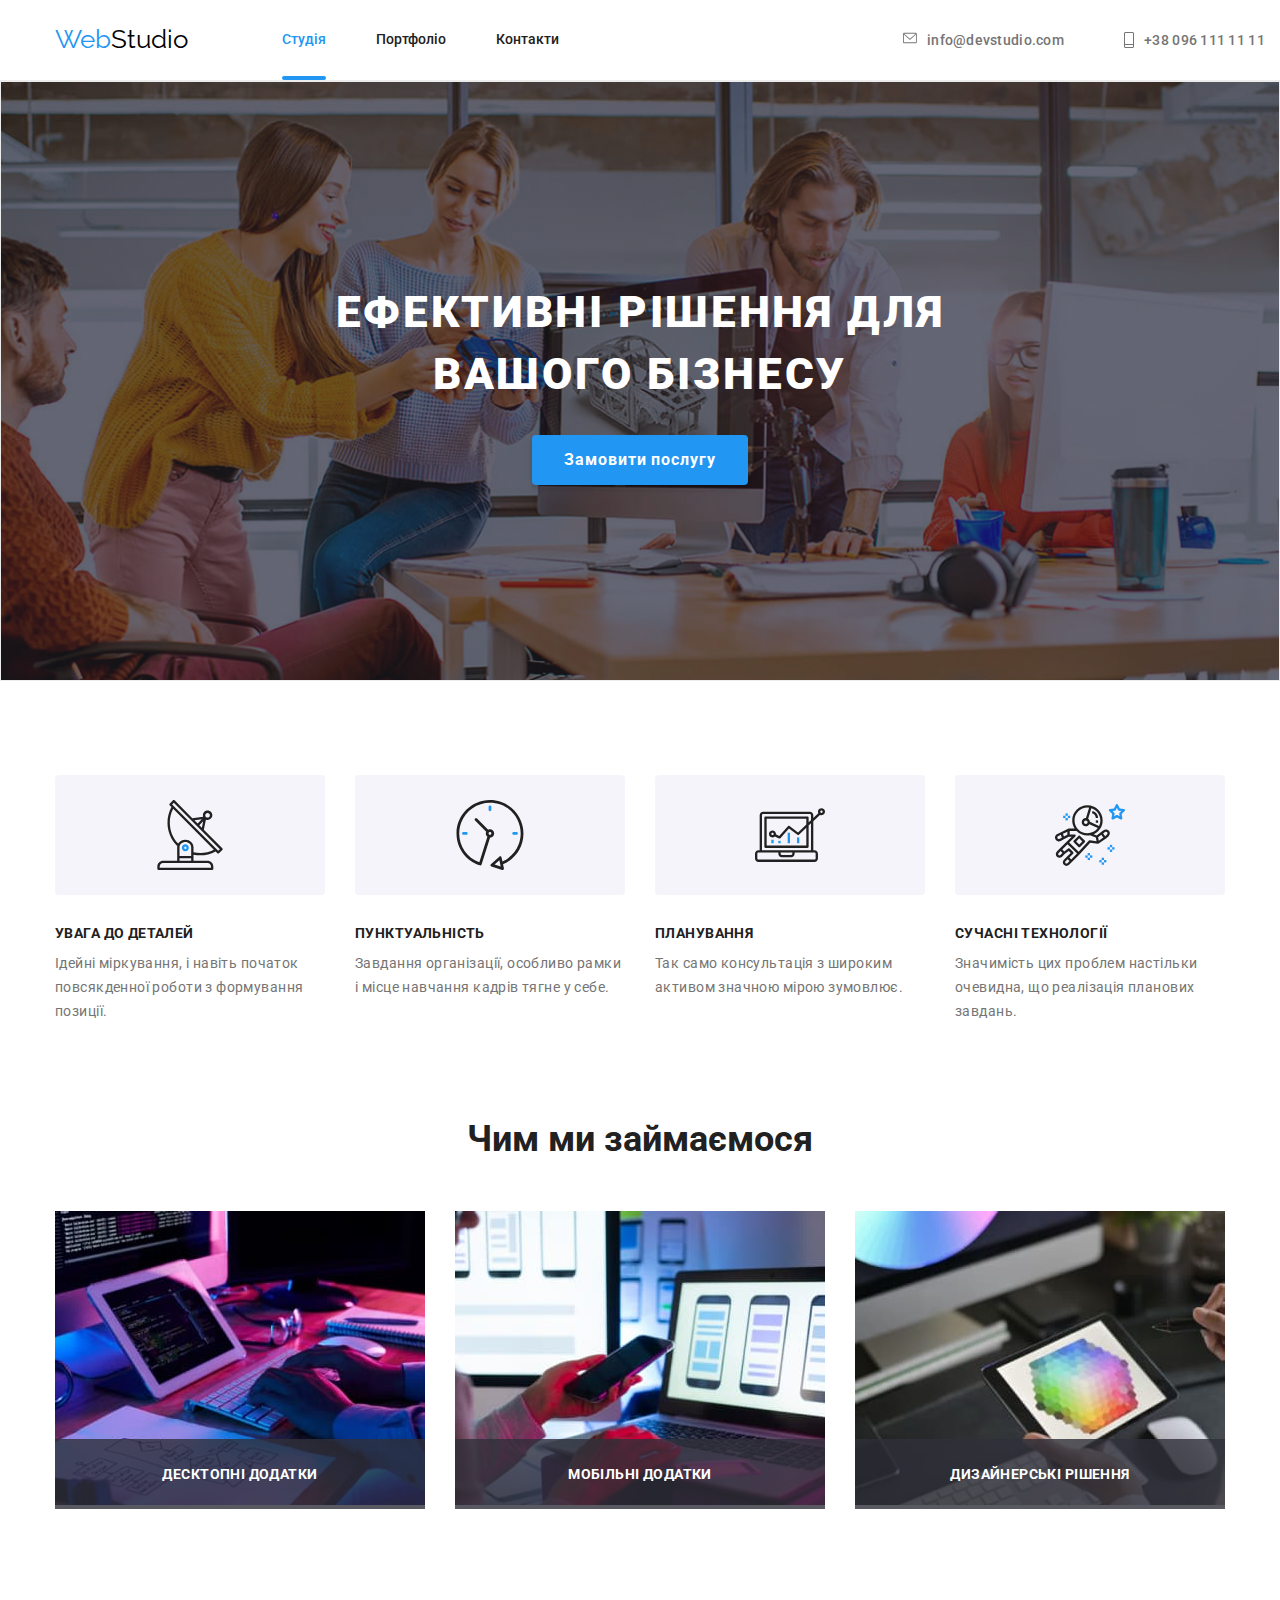
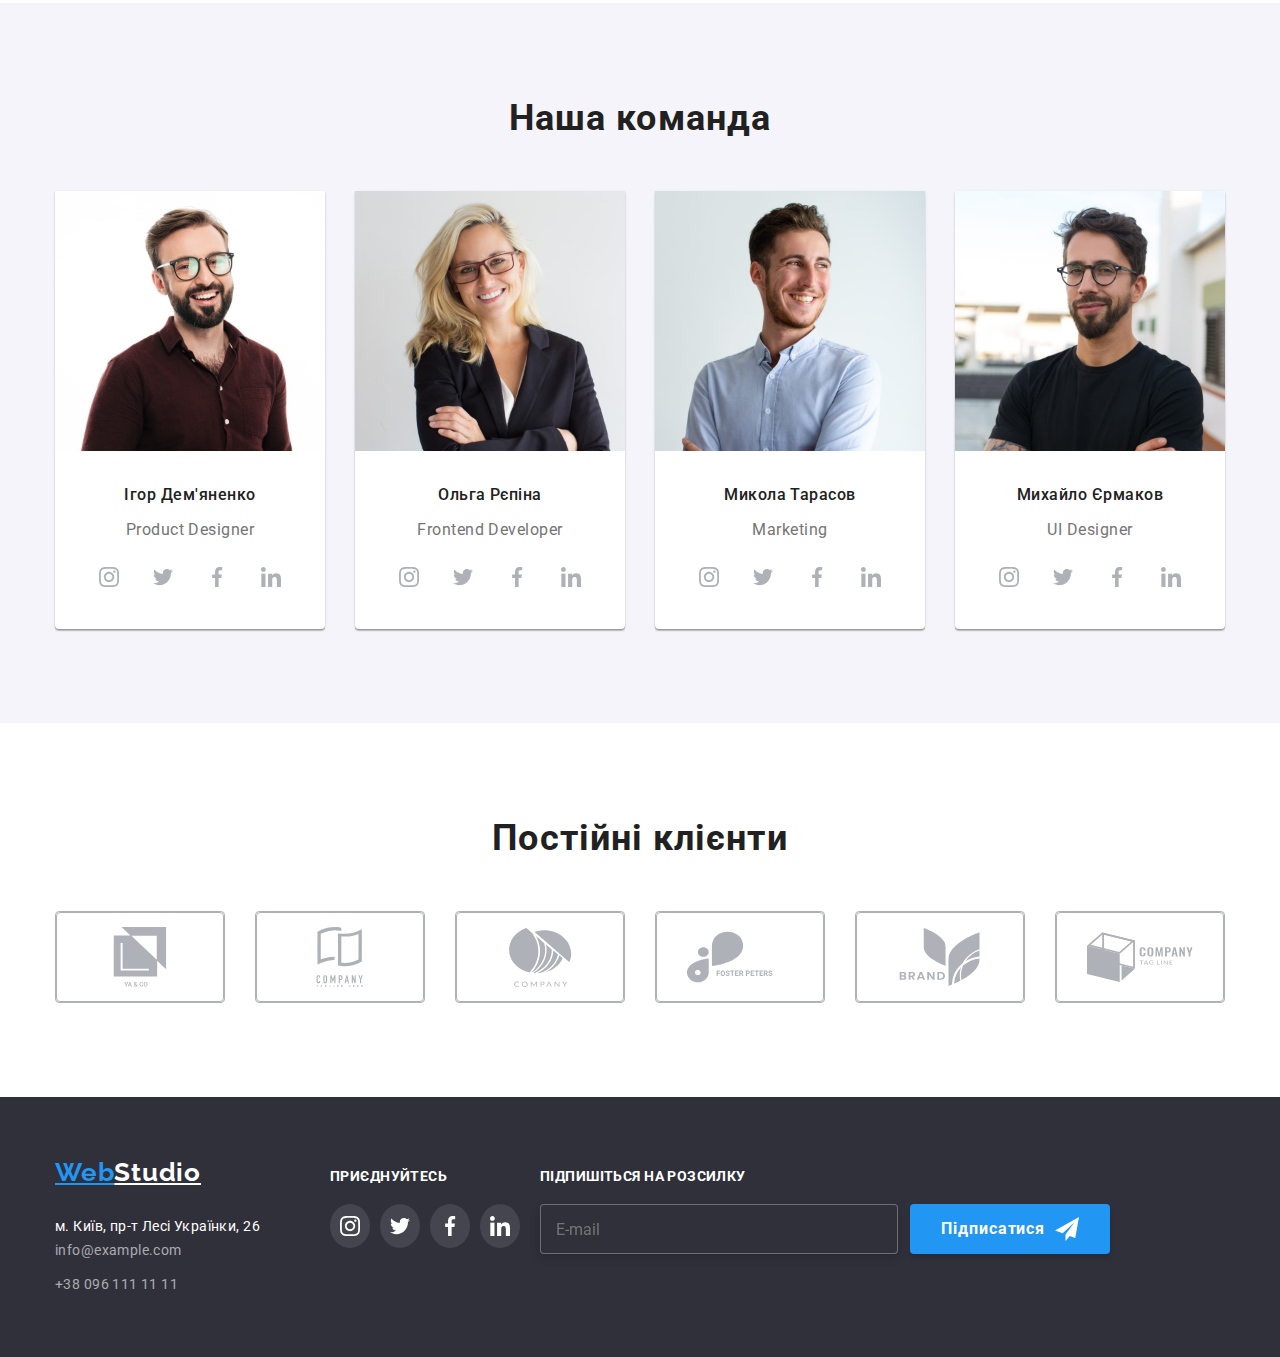
<file: index.html>
<!DOCTYPE html>
<html lang="uk">
<head>
    <meta charset="UTF-8">
    <meta http-equiv="X-UA-Compatible" content="IE=edge">
    <meta name="viewport" content="width=device-width, initial-scale=1.0">
    <title>WebStudio</title>
    <link rel="preconnect" href="https://fonts.googleapis.com">
    <link rel="preconnect" href="https://fonts.gstatic.com" crossorigin>
    <link
        href="https://fonts.googleapis.com/css2?family=Montserrat:wght@400;700&family=Raleway:wght@700&family=Roboto:wght@400;500;700;900&display=swap"
        rel="stylesheet">
        <link rel="stylesheet" href="https://cdnjs.cloudflare.com/ajax/libs/modern-normalize/1.1.0/modern-normalize.min.css">
    <link rel="stylesheet" href="./css/styles.css">
    <link rel="stylesheet" href="./css/main.min.css">
</head>
<body>
    <!-- Шапка -->
        <header class="header-page">
            <div class="container">
                <div class="header-page__container">
                    <nav class="header-page__header-nav">
                        <a class="header-page__logo-link" href="/index.html">Web<span
                                class="header-page__logo-header">Studio</span></a>
                        <ul class="header-page__header__menu">
                            <li><a href="./index.html" class="header-page__link--current">Студія</a></li>
                            <li><a href="./portfolio.html" class="header-page__link">Портфоліо</a></li>
                            <li><a href="" class="header-page__link">Контакти</a></li>
                        </ul>
                    </nav>
        
                    <ul class="header-page__header-adress">
        
                        <li><a href="mailto:info@devstudio.com" class="header-page__link-adress">
                                <svg width="16" height="12" class="header-page__contacts-icon">
                                    <use href="./images/icons.svg#-iconmail-icon-hover">
                                    </use>
                                </svg>
                                info@devstudio.com</a></li>
                        <li><a href="tel:380961111111" class="header-page__link-adress">
                                <svg width="10" height="16" class="header-page__contacts-icon">
                                    <use href="./images/icons.svg#-iconmobile-icon">
                                    </use>
                                </svg>
                                +38 096 111 11 11</a></li>
                    </ul>
                </div>
            </div>
        </header>

<main>
    <!-- Блок Герой -->
    <section class="hero-page">
        <div class="container">
        <div class="hero-page__hero-container">
                <h2 class="hero-page__title">Ефективні рішення для вашого бізнесу</h2>
                <button data-modal-open type="button" class="hero-page__button">Замовити послугу</button>
            </div>   
        </div>    
                </section>
    
        <!-- Блок Списку -->
    <section class="section">
        <div class="container">
            <ul class="section__section-list">
            <li class="section__sections-item">
                <div class="section__section-icons"><svg width="70" height="70" class="section__section-icon">
                    <use href="./images/icons.svg#-iconantenna">
                    </use>
                </svg></div>
                
                <h3 class="section__section-tittle">УВАГА ДО ДЕТАЛЕЙ</h3>
                <p class="section__section-description">Ідейні міркування, і навіть початок повсякденної роботи з формування позиції.</p>
            </li>
        
            <li class="section__sections-item">
                <div class="section__section-icons"><svg width="70" height="70" class="section__section-icon">
                    <use href="./images/icons.svg#-iconclock">
                    </use>
                </svg></div>
                <h3 class="section__section-tittle">ПУНКТУАЛЬНІСТЬ</h3>
                <p class="section__section-description">Завдання організації, особливо рамки і місце навчання кадрів тягне у себе.</p>
            </li>
        
            <li class="section__sections-item">
                <div class="section__section-icons"><svg width="70" height="70" class="section__section-icon">
                    <use href="./images/icons.svg#-icondiagram">
                    </use>
                </svg></div>
                <h3 class="section__section-tittle">ПЛАНУВАННЯ</h3>
                <p class="section__section-description">Так само консультація з широким активом значною мірою зумовлює.</p>
            </li>
        
            <li class="section__sections-item">
                <div class="section__section-icons"><svg width="70" height="70" class="section__section-icon">
                    <use href="./images/icons.svg#-iconastronaut">
                    </use>
                </svg></div>
                <h3 class="section__section-tittle">СУЧАСНІ ТЕХНОЛОГІЇ</h3>
                <p class="section__section-description">Значимість цих проблем настільки очевидна, що реалізація планових завдань.</p>
            </li>
        </ul>
        </div>
        
    </section>

    <!-- Блок з Фото -->
    <section class="occupation-page">
        <div class="container">
            <h3 class="occupation-page__tittle">Чим ми займаємося</h3>
            <ul class="occupation-page__item">
                <li class="occupation-page__items"><img src="./images/imgone.jpg" width="370" alt="компютер"><p class="occupation-page__text">Десктопні додатки</p></li>
                <li class="occupation-page__items"><img src="./images/imgtwo.jpg" width="370" alt="ноутбук"><p class="occupation-page__text">Мобільні додатки</p></li>
                <li class="occupation-page__items"><img src="./images/imgthree.jpg" width="370" alt="планшет"><p class="occupation-page__text">Дизайнерські рішення</p></li>
            </ul>
        </div>
        </div>
    </section>

    <!-- Команда -->
    <section class="team-page">
        <div class="container">
            <h3 class="team-page__title">Наша команда</h3>
        <ul class="team-page__items">
            <li class="team-page__members"><img src="./images/Product-Designer.jpg" width="270" alt="Продукт Дизайнер">
                <div class="team-page__names">
                    <h3 class="team-page__name">Ігор Дем'яненко</h3>
                    <p class="team-page__description">Product Designer</p>
                    <ul class="team-page__socials-list">
                    <li class="team-page__socials-item">
                        <a class="team-page__socials-links" href="#">
                            <svg width="20" height="20" class="team-page__social-icon">
                                <use href="./images/icons.svg#icon-instagram">
                                </use>
                            </svg>
                        </a>
                </li>
                <li class="team-page__socials-item">
                    <a class="team-page__socials-links" href="#">
                        <svg width="20" height="20" class="team-page__social-icon">
                            <use href="./images/icons.svg#icon-twitter">
                            </use>
                        </svg>
                    </a>
            </li>
            <li class="team-page__socials-item">
                <a class="team-page__socials-links" href="#">
                    <svg width="20" height="20" class="team-page__social-icon">
                        <use href="./images/icons.svg#icon-facebook">
                        </use>
                    </svg>
                </a>
        </li>
        <li class="team-page__socials-item">
            <a class="team-page__socials-links" href="#">
                <svg width="20" height="20" class="team-page__social-icon">
                    <use href="./images/icons.svg#icon-linkedin">
                    </use>
                </svg>
            </a>
    </li>
                </ul>
                </div>
                          
            </li>
            <li class="team-page__members"><img src="./images/Frontend-Dev.jpg" width="270" alt="Фронтенд дев">
                <div class="team-page__names">
                    <h3 class="team-page__name">Ольга Рєпіна</h3>
                    <p class="team-page__description">Frontend Developer</p>
                    <ul class="team-page__socials-list">
                        <li class="team-page__socials-item">
                            <a class="team-page__socials-links" href="#">
                                <svg width="20" height="20" class="team-page__social-icon">
                                    <use href="./images/icons.svg#icon-instagram">
                                    </use>
                                </svg>
                            </a>
                    </li>
                    <li class="team-page__socials-item">
                        <a class="team-page__socials-links" href="#">
                            <svg width="20" height="20" class="team-page__social-icon">
                                <use href="./images/icons.svg#icon-twitter">
                                </use>
                            </svg>
                        </a>
                </li>
                <li class="team-page__socials-item">
                    <a class="team-page__socials-links" href="#">
                        <svg width="20" height="20" class="team-page__social-icon">
                            <use href="./images/icons.svg#icon-facebook">
                            </use>
                        </svg>
                    </a>
            </li>
            <li class="team-page__socials-item">
                <a class="team-page__socials-links" href="#">
                    <svg width="20" height="20" class="team-page__social-icon">
                        <use href="./images/icons.svg#icon-linkedin">
                        </use>
                    </svg>
                </a>
        </li>
                    </ul>
                </div>
                
           
            
            <li class="team-page__members"><img src="./images/Marketing.jpg" width="270" alt="Маркетинг">
                <div class="team-page__names">
                    <h3 class="team-page__name">Микола Тарасов</h3>
                    <p class="team-page__description">Marketing</p>
                    <ul class="team-page__socials-list">
                        <li class="team-page__socials-item">
                            <a class="team-page__socials-links" href="#">
                                <svg width="20" height="20" class="team-page__social-icon">
                                    <use href="./images/icons.svg#icon-instagram">
                                    </use>
                                </svg>
                            </a>
                    </li>
                    <li class="team-page__socials-item">
                        <a class="team-page__socials-links" href="#">
                            <svg width="20" height="20" class="team-page__social-icon">
                                <use href="./images/icons.svg#icon-twitter">
                                </use>
                            </svg>
                        </a>
                </li>
                <li class="team-page__socials-item">
                    <a class="team-page__socials-links" href="#">
                        <svg width="20" height="20" class="team-page__social-icon">
                            <use href="./images/icons.svg#icon-facebook">
                            </use>
                        </svg>
                    </a>
            </li>
            <li class="team-page__socials-item">
                <a class="team-page__socials-links" href="#">
                    <svg width="20" height="20" class="team-page__social-icon">
                        <use href="./images/icons.svg#icon-linkedin">
                        </use>
                    </svg>
                </a>
        </li>
                    </ul>
                </div>
                
            </li>
            <li class="team-page__members"><img src="./images/UI-Designer.jpg" width="270" alt="Дизайнер">
                <div class="team-page__names">
                    <h3 class="team-page__name">Михайло Єрмаков</h3>
                    <p class="team-page__description">UI Designer</p>
                    <ul class="team-page__socials-list">
                        <li class="team-page__socials-item">
                            <a class="team-page__socials-links" href="#">
                                <svg width="20" height="20" class="team-page__social-icon">
                                    <use href="./images/icons.svg#icon-instagram">
                                    </use>
                                </svg>
                            </a>
                    </li>
                    <li class="team-page__socials-item">
                        <a class="team-page__socials-links" href="#">
                            <svg width="20" height="20" class="team-page__social-icon">
                                <use href="./images/icons.svg#icon-twitter">
                                </use>
                            </svg>
                        </a>
                </li>
                <li class="team-page__socials-item">
                    <a class="team-page__socials-links" href="#">
                        <svg width="20" height="20" class="team-page__social-icon">
                            <use href="./images/icons.svg#icon-facebook">
                            </use>
                        </svg>
                    </a>
            </li>
            <li class="team-page__socials-item">
                <a class="team-page__socials-links" href="#">
                    <svg width="20" height="20" class="team-page__social-icon">
                        <use href="./images/icons.svg#icon-linkedin">
                        </use>
                    </svg>
                </a>
        </li>
                    </ul>
                </div>
            </li>
        </ul>
        </div>
    </section>

<!-- Наші клієнти -->


    <section class="client-page">
        <div class="container">
            <h3 class="team-page__title">Постійні клієнти</h3>
            <ul class="client-page__list">
                <li class="client-page__item"><a href="#" class="client-page__link">
                    <svg width="106" height="60" class="client-page__icon">
                        <use href="./images/icons.svg#icon-yaco">
                        </use>
                    </svg>
                </a>
                </li>

                <li class="client-page__item"><a href="#" class="client-page__link">
                    <svg width="106" height="60" class="client-page__icon">
                        <use href="./images/icons.svg#icon-comp-tag-here">
                        </use>
                    </svg>
                    </a>
                </li>

                <li class="client-page__item"><a href="#" class="client-page__link">
                    <svg width="106" height="60" class="client-page__icon">
                        <use href="./images/icons.svg#icon-company">
                        </use>
                    </svg>
                    </a>
                </li>

                <li class="client-page__item"><a href="#" class="client-page__link">
                    <svg width="106" height="60" class="client-page__icon">
                        <use href="./images/icons.svg#icon-foster-peters">
                        </use>
                    </svg>
                    </a>
                </li>

                <li class="client-page__item"><a href="#" class="client-page__link">
                    <svg width="106" height="60" class="client-page__icon">
                        <use href="./images/icons.svg#icon-brand">
                        </use>
                    </svg>
                    </a>
                </li>

                <li class="client-page__item"><a href="#" class="client-page__link">
                    <svg width="106" height="60" class="client-page__icon">
                        <use href="./images/icons.svg#icon-comp-tag-last">
                        </use>
                    </svg>
                    </a>
                </li>
        </div>
        </section>
</main>
    <!-- Футер -->
    <footer class="footer-page">
        <div class="container">
            <div class="footer-page__adress">
                <span class="logo-setting">
                    <a href="" class="logo">Web</a></li>
                    <a href="" class="logo logo-white">Studio</a></li>
                </span>
            <ul class="footer-page__list">
                <li class="item"><a href="" class="footer-page__street">м. Київ, пр-т Лесі Українки, 26</a></li>
                <li class="footer-page__item"><a href="emailto:info@example.com" class="footer-page__contact">info@example.com</a></li>
                <li class="footer-page__item"><a href="tel:+38 096 111 11 11" class="footer-page__contact">+38 096 111 11 11</a></li>
            </ul>
            </div>
            <div class="footer-page__join">
            <h2 class="footer-page__title">ПРИЄДНУЙТЕСЬ</h2>
            <ul class="footer-page__social">
                <li class="item"><a href="https://www.instagram.com/"class="footer-page__button">
                        <svg class="footer-page__social"><use href="./images/icons.svg#icon-instagram"></use></svg></a></li>
                <li class="item"><a href="https://www.instagram.com/"class="footer-page__button">
                        <svg class="footer-page__social"><use href="./images/icons.svg#icon-twitter"></use></svg></a></li>
                <li class="item"><a href="https://www.instagram.com/"class="footer-page__button">
                        <svg class="footer-page__social"><use href="./images/icons.svg#icon-facebook"></use></svg></a></li>
                <li class="item"><a href="https://www.instagram.com/"class="footer-page__button">
                        <svg class="footer-page__social"><use href="./images/icons.svg#icon-linkedin"></use></svg></a></li>
            </ul>
            </div>
            <div class="footer-page__subscribe">
                <h2 class="footer-page__subscribe-title">Підпишіться на розсилку</h2>
                <form name="footer-page__subscribe-form" autocomplete="on" novalidate>
                    <label class="footer-page__label-subscribe" for="email"></label>
                    <div class="footer-page__form-sub">
                        <input class="footer-page__input-subscribe" id="email" type="email" name="email" placeholder="E-mail">
                    <button class="submit-button" type="submit">Підписатися
                        <svg class="footer-page__icon-send" width="24" height="24">
                            <use href="./images/icons.svg#icon-icon-send"></use>
                            </svg>
                    </button>
                    </div>
                </div>
        </div>
    </div>      
    </footer>
    <div class="backdrop is-hidden" data-modal>
        <div class="modal">
            <div class="modal-container">
        <button data-modal-close class="button-close">
            <svg width="11" height="11">
            <use href="./images/icons.svg#icon-Vector"></use>
            </svg></button>
            <h2 class="modal-title">Залиште свої дані, ми вам передзвонимо</h2>
            <form name="contact-form" autocomplete="on" novalidate>
                <label class="form-field-label" for="user-name">Ім'я</label>
                <div class="form-field">
                    <input class="form-field-input" id="user-name" type="text" name="user-name">
                    <svg class="form-field-icon" width="16" height="16">
                        <use href="./images/icons.svg#-iconusername"></use>
                    </svg>
                </div>
                <label class="form-field-label" for="user-tel">Телефон</label>
                <div class="form-field">
                    <input class="form-field-input" id="user-tel" type="tel" name="user-tel">
                    <svg class="form-field-icon" width="16" height="16">
                        <use href="./images/icons.svg#-icontel"></use>
                    </svg>
                </div>
                <label class="form-field-label" for="user-email">Пошта</label>
                <div class="form-field">
                    <input class="form-field-input" id="user-email" type="email" name="user-email">
                    <svg class="form-field-icon" width="16" height="16">
                        <use href="./images/icons.svg#-iconmail"></use>
                    </svg>
                </div>
                <label class="form-field-label" for="user-comment">Коментар</label>
                <textarea class="form-field-textarea" name="user-comment" id="user-comment" placeholder="Введіть текст" >
                    
                </textarea>
                 
                <label class="confirm-container">
                    <input type="checkbox" value="confirm" name="confirm" class="confirm-box"/>
                    <span class="icon-confirm"></span>
                    <span class="confirm-text">Погоджуюся з розсилкою та приймаю <a href="#" class="confirm-link">Умови договору</a></span>   
                </label> 

                <button class="submit-button" type="submit">Відправити</button>
            </form>
        </div>
        </div>
    </div>
<script src="./js/modal.js"></script>
<script>
    (() => {
        document.querySelector('.js-speaker-form').addEventListener('submit', e => {
            e.preventDefault();

            new FormData(e.currentTarget).forEach((value, name) =>
                console.log(`${name}: ${value}`),
            );

            e.currentTarget.reset();
        });
    })();
</script>
</body>
</html>
</file>
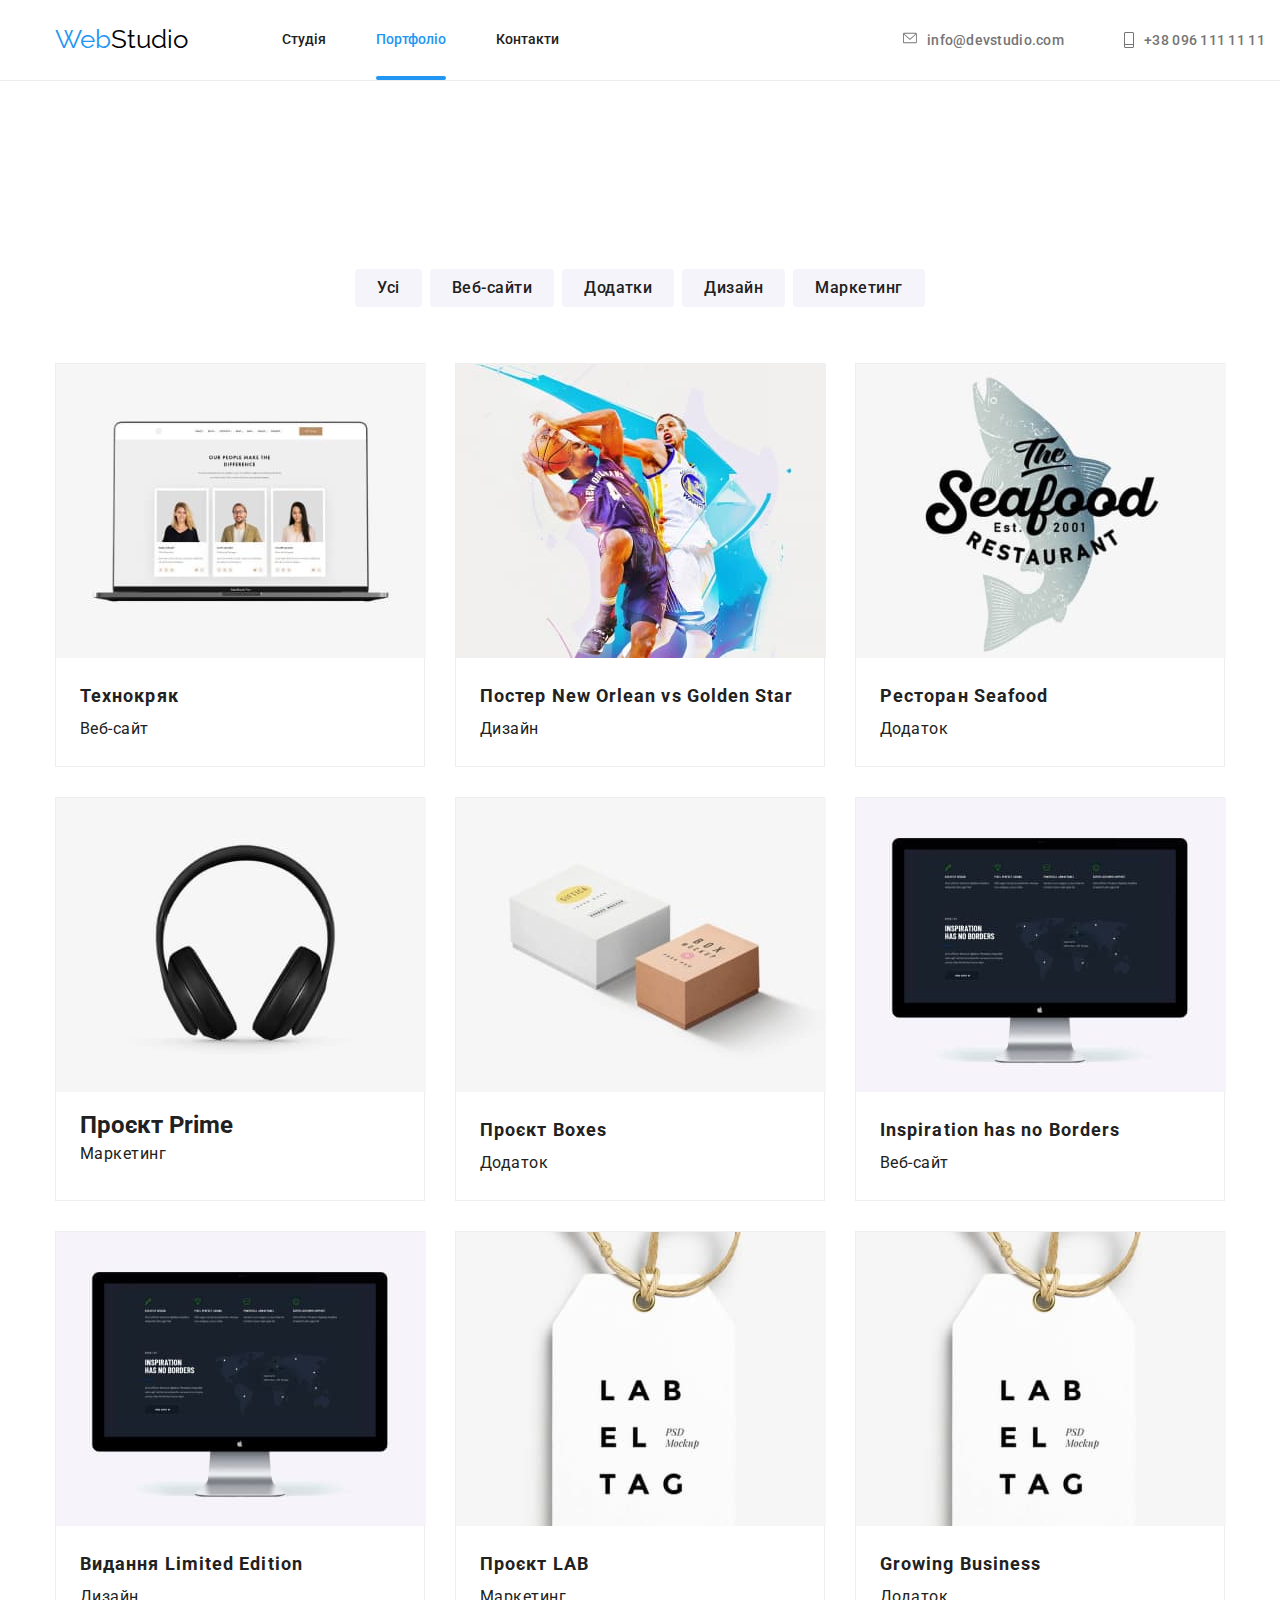
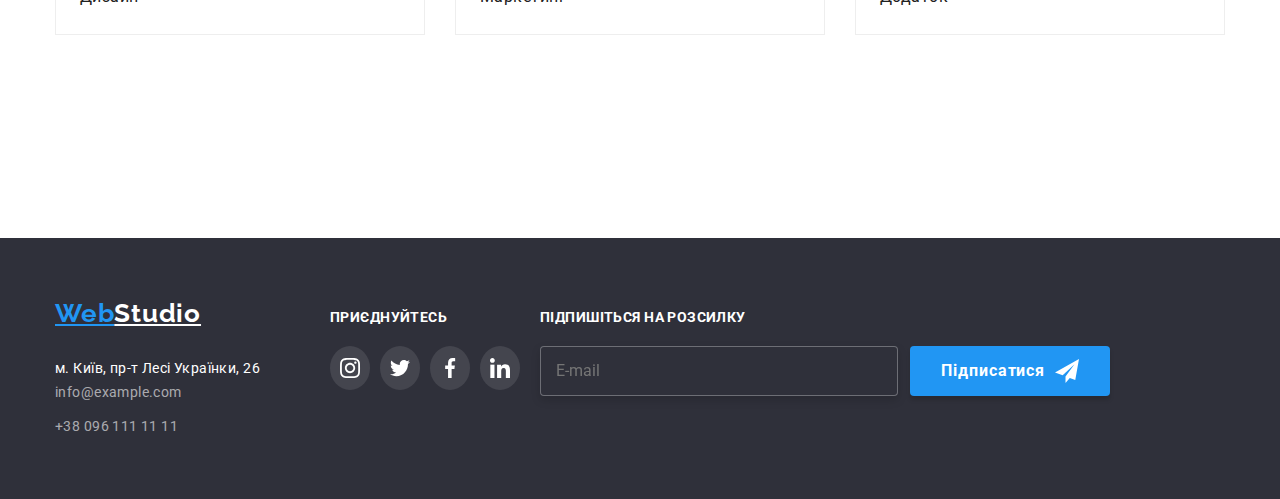
<file: portfolio.html>
<!DOCTYPE html>
<html lang="uk">

<head>
    <meta charset="UTF-8">
    <meta http-equiv="X-UA-Compatible" content="IE=edge">
    <meta name="viewport" content="width=device-width, initial-scale=1.0">
    <title>Портфоліо</title>
    <link rel="preconnect" href="https://fonts.googleapis.com">
    <link rel="preconnect" href="https://fonts.gstatic.com" crossorigin>
    <link
        href="https://fonts.googleapis.com/css2?family=Montserrat:wght@400;700&family=Raleway:wght@700&family=Roboto:wght@400;500;700;900&display=swap"
        rel="stylesheet">
        <link rel="stylesheet" href="https://cdnjs.cloudflare.com/ajax/libs/modern-normalize/1.1.0/modern-normalize.min.css">
    <link rel="stylesheet" href="./css/styles.css">
    <link rel="stylesheet" href="./css/main.min.css">
</head>

<body>
    <!-- Шапка -->
    <header class="header-page">
        <div class="container">
            <div class="header-page__container">
                <nav class="header-page__header-nav">
                    <a class="header-page__logo-link" href="/index.html">Web<span
                            class="header-page__logo-header">Studio</span></a>
                    <ul class="header-page__header__menu">
                        <li><a href="./index.html" class="header-page__link">Студія</a></li>
                        <li><a href="./portfolio.html" class="header-page__link--current">Портфоліо</a></li>
                        <li><a href="" class="header-page__link">Контакти</a></li>
                    </ul>
                </nav>
    
                <ul class="header-page__header-adress">
    
                    <li><a href="mailto:info@devstudio.com" class="header-page__link-adress">
                            <svg width="16" height="12" class="header-page__contacts-icon">
                                <use href="./images/icons.svg#-iconmail-icon-hover">
                                </use>
                            </svg>
                            info@devstudio.com</a></li>
                    <li><a href="tel:380961111111" class="header-page__link-adress">
                            <svg width="10" height="16" class="header-page__contacts-icon">
                                <use href="./images/icons.svg#-iconmobile-icon">
                                </use>
                            </svg>
                            +38 096 111 11 11</a></li>
                </ul>
            </div>
        </div>
    </header>

    <main>
        <!-- Блок Нав -->
       <section class="section-nav">
        <div class="container">
            <ul class="section-nav__items">
                <li><button type="button" class="section-nav__button">Усі</bytton>
                </li>
                <li><button type="button" class="section-nav__button">Веб-сайти</bytton>
                </li>
                <li><button type="button" class="section-nav__button">Додатки</bytton>
                </li>
                <li><button type="button" class="section-nav__button">Дизайн</bytton>
                </li>
                <li><button type="button" class="section-nav__button">Маркетинг</bytton>
                </li>
            </ul>
        </div>
        
       
       <!-- Приклади робіт-->
       <div class="container">
            <ul class="panorama-page"> 
                <li class="panorama-page__items"> <div class="panorama-page__container-move"><img src="./images/web-site.jpg" alt="Basketball" width="370">
                    <div class="panorama-page__move-up"><p class="panorama-page__move-text">Ресурс пропонує комплексні пропозиції з різним рівнем функціоналу та сервісів. Все це дозволить відвідувачу отримати вичерпні відомості про компанію чи приватну особу.</p></div></div>
                    <div class="panorama-page__panorama-under">
                <h2 class="panorama-page__panorama-title">Технокряк</h2>
            <p class="panorama-page__panorama-text">Веб-сайт</p>
        </div>
        </li>
        <li class="panorama-page__items"> <div class="panorama-page__container-move"><img src="./images/design.jpg" alt="Poster New Orlean vs Golden Star" width="370">
            <div class="panorama-page__move-up"><p class="panorama-page__move-text">Ресурс пропонує комплексні пропозиції з різним рівнем функціоналу та сервісів. Все це дозволить відвідувачу отримати вичерпні відомості про компанію чи приватну особу.</p></div></div>
            <div class="panorama-page__panorama-under">
        <h2 class="panorama-page__panorama-title">Постер New Orlean vs Golden Star</h2>
    <p class="panorama-page__panorama-text">Дизайн</p>
</div>
</li>
        <li class="panorama-page__items"> <div class="panorama-page__container-move"><img src="./images/addition.jpg" alt="Ресторан Seafood" width="370">
    <div class="panorama-page__move-up"><p class="panorama-page__move-text">Ресурс пропонує комплексні пропозиції з різним рівнем функціоналу та сервісів. Все це дозволить відвідувачу отримати вичерпні відомості про компанію чи приватну особу.</p></div></div>
    <div class="panorama-page__panorama-under">
<h2 class="panorama-page__panorama-title">Ресторан Seafood</h2>
<p class="panorama-page__panorama-text">Додаток</p>
</div>
</li>
        <li class="panorama-page__items"> <div class="panorama-page__container-move"><img src="./images/project-prime.jpg" alt="Проєкт Prime" width="370">
    <div class="panorama-page__move-up"><p class="panorama-page__move-text">Ресурс пропонує комплексні пропозиції з різним рівнем функціоналу та сервісів. Все це дозволить відвідувачу отримати вичерпні відомості про компанію чи приватну особу.</p></div></div>
    <div class="panorama-page__panorama-under">
<h2 class="panorama-page__panorama-page__panorama-title">Проєкт Prime</h2>
<p class="panorama-page__panorama-text">Маркетинг</p>
</div>
</li>
        <li class="panorama-page__items"> <div class="panorama-page__container-move"><img src="./images/project-boxes.jpg" alt="Проєкт Boxes" width="370">
    <div class="panorama-page__move-up"><p class="panorama-page__move-text">Ресурс пропонує комплексні пропозиції з різним рівнем функціоналу та сервісів. Все це дозволить відвідувачу отримати вичерпні відомості про компанію чи приватну особу.</p></div></div>
    <div class="panorama-page__panorama-under">
<h2 class="panorama-page__panorama-title">Проєкт Boxes</h2>
<p class="panorama-page__panorama-text">Додаток</p>
</div>
</li>   
        <li class="panorama-page__items"> <div class="panorama-page__container-move"><img src="./images/Inspiration-has-no-Borders-site.jpg" alt="Web site Inspiration has no Borders" width="370">
    <div class="panorama-page__move-up"><p class="panorama-page__move-text">Ресурс пропонує комплексні пропозиції з різним рівнем функціоналу та сервісів. Все це дозволить відвідувачу отримати вичерпні відомості про компанію чи приватну особу.</p></div></div>
    <div class="panorama-page__panorama-under">
<h2 class="panorama-page__panorama-title">Inspiration has no Borders</h2>
<p class="panorama-page__panorama-text">Веб-сайт</p>
</div>
</li>  
        <li class="panorama-page__items"> <div class="panorama-page__container-move"><img src="./images/Inspiration-has-no-Borders-site.jpg" alt="Видання Limited Edition" width="370">
    <div class="panorama-page__move-up"><p class="panorama-page__move-text">Ресурс пропонує комплексні пропозиції з різним рівнем функціоналу та сервісів. Все це дозволить відвідувачу отримати вичерпні відомості про компанію чи приватну особу.</p></div></div>
    <div class="panorama-page__panorama-under">
<h2 class="panorama-page__panorama-title">Видання Limited Edition</h2>
<p class="panorama-page__panorama-text">Дизайн</p>
</div>
</li>      
        <li class="panorama-page__items"> <div class="panorama-page__container-move"><img src="./images/project-lab.jpg" alt="Проєкт LAB" width="370">
    <div class="panorama-page__move-up"><p class="panorama-page__move-text">Ресурс пропонує комплексні пропозиції з різним рівнем функціоналу та сервісів. Все це дозволить відвідувачу отримати вичерпні відомості про компанію чи приватну особу.</p></div></div>
    <div class="panorama-page__panorama-under">
<h2 class="panorama-page__panorama-title">Проєкт LAB</h2>
<p class="panorama-page__panorama-text">Маркетинг</p>
</div>
</li>      
        <li class="panorama-page__items"> <div class="panorama-page__container-move"><img src="./images/project-lab.jpg" alt="Growing Business" width="370">
    <div class="panorama-page__move-up"><p class="panorama-page__move-text">Ресурс пропонує комплексні пропозиції з різним рівнем функціоналу та сервісів. Все це дозволить відвідувачу отримати вичерпні відомості про компанію чи приватну особу.</p></div></div>
    <div class="panorama-page__panorama-under">
<h2 class="panorama-page__panorama-title">Growing Business</h2>
<p class="panorama-page__panorama-text">Додаток</p>
</div>
</li>  
   
        </ul>
    </div>
    </section>
    </main>
    <!-- Футер -->
    <footer class="footer-page">
        <div class="container">
            <div class="footer-page__adress">
                <span class="logo-setting">
                    <a href="" class="logo">Web</a></li>
                    <a href="" class="logo logo-white">Studio</a></li>
                </span>
            <ul class="footer-page__list">
                <li class="item"><a href="" class="footer-page__street">м. Київ, пр-т Лесі Українки, 26</a></li>
                <li class="footer-page__item"><a href="emailto:info@example.com" class="footer-page__contact">info@example.com</a></li>
                <li class="footer-page__item"><a href="tel:+38 096 111 11 11" class="footer-page__contact">+38 096 111 11 11</a></li>
            </ul>
            </div>
            <div class="footer-page__join">
            <h2 class="footer-page__title">ПРИЄДНУЙТЕСЬ</h2>
            <ul class="footer-page__social">
                <li class="item"><a href="https://www.instagram.com/"class="footer-page__button">
                        <svg class="footer-page__social"><use href="./images/icons.svg#icon-instagram"></use></svg></a></li>
                <li class="item"><a href="https://www.instagram.com/"class="footer-page__button">
                        <svg class="footer-page__social"><use href="./images/icons.svg#icon-twitter"></use></svg></a></li>
                <li class="item"><a href="https://www.instagram.com/"class="footer-page__button">
                        <svg class="footer-page__social"><use href="./images/icons.svg#icon-facebook"></use></svg></a></li>
                <li class="item"><a href="https://www.instagram.com/"class="footer-page__button">
                        <svg class="footer-page__social"><use href="./images/icons.svg#icon-linkedin"></use></svg></a></li>
            </ul>
            </div>
            <div class="footer-page__subscribe">
                <h2 class="footer-page__subscribe-title">Підпишіться на розсилку</h2>
                <form name="footer-page__subscribe-form" autocomplete="on" novalidate>
                    <label class="footer-page__label-subscribe" for="email"></label>
                    <div class="footer-page__form-sub">
                        <input class="footer-page__input-subscribe" id="email" type="email" name="email" placeholder="E-mail">
                    <button class="submit-button" type="submit">Підписатися
                        <svg class="footer-page__icon-send" width="24" height="24">
                            <use href="./images/icons.svg#icon-icon-send"></use>
                            </svg>
                    </button>
                    </div>
                </div>
        </div>
    </div>      
    </footer>
</body>

</html>
</file>
<file: css/styles.css>

</file>
<file: css/main.min.css>
:root{--primary-text-color: #212121;--secondary-text-color: #757575;--white-color: #FFFFFF;--accent-color: #2196F3;--secondary-back-color: #F5F5F5}body{background-color:#fff;color:#212121;font-style:normal;font-weight:400;font-family:"Roboto","Montserrat","Raleway",sans-serif}ul{list-style:none;padding:0;margin:0}.list{padding:0;margin:0}.list a{color:#fff;text-decoration:none}h1,h2,p,ul{margin-top:0;margin-bottom:0}h3{margin-top:0}.hero-page__button{width:216px;height:50px;left:692px;top:430px;background:#2196f3;-webkit-box-shadow:0px 4px 4px rgba(0,0,0,.15);box-shadow:0px 4px 4px rgba(0,0,0,.15);border:1px solid rgba(0,0,0,0);border-radius:4px;padding:9px 24px;-webkit-transform:scale(1);transform:scale(1);-webkit-transition:-webkit-transform 250ms cubic-bezier(0.4, 0, 0.2, 1);transition:-webkit-transform 250ms cubic-bezier(0.4, 0, 0.2, 1);transition:transform 250ms cubic-bezier(0.4, 0, 0.2, 1);transition:transform 250ms cubic-bezier(0.4, 0, 0.2, 1), -webkit-transform 250ms cubic-bezier(0.4, 0, 0.2, 1);font-family:"Roboto";font-style:normal;font-size:16px;font-weight:700;line-height:1.9;letter-spacing:.06em;color:#fff}.hero-page__button:hover,.hero-page__button:focus{-webkit-transform:scale(1.1);transform:scale(1.1);-webkit-transition:-webkit-transform 250ms cubic-bezier(0.4, 0, 0.2, 1);transition:-webkit-transform 250ms cubic-bezier(0.4, 0, 0.2, 1);transition:transform 250ms cubic-bezier(0.4, 0, 0.2, 1);transition:transform 250ms cubic-bezier(0.4, 0, 0.2, 1), -webkit-transform 250ms cubic-bezier(0.4, 0, 0.2, 1)}.header-page{padding-top:24px;padding-bottom:25px;border-bottom:1px solid #ececec}.header-page__container{display:-webkit-box;display:-ms-flexbox;display:flex;-webkit-box-pack:justify;-ms-flex-pack:justify;justify-content:space-between;-webkit-box-align:center;-ms-flex-align:center;align-items:center;gap:344px}.header-page__header-nav{display:-webkit-box;display:-ms-flexbox;display:flex;-webkit-box-pack:justify;-ms-flex-pack:justify;justify-content:space-between;-webkit-box-flex:1;-ms-flex-positive:1;flex-grow:1;-webkit-box-align:center;-ms-flex-align:center;align-items:center;gap:94px}.header-page__header__menu{display:-webkit-box;display:-ms-flexbox;display:flex;gap:50px;position:relative}.header-page__header-adress{display:-webkit-box;display:-ms-flexbox;display:flex;gap:50px}.header-page__logo-link{font-family:"Raleway";font-style:normal;font-size:26px;line-height:1.2;color:#2196f3}.header-page__logo-header{font-family:"Raleway";font-style:normal;font-size:26px;line-height:1.2;color:#000}.header-page a{text-decoration:none}.header-page__link--current{font-family:"Roboto";font-style:normal;font-weight:500;font-size:14px;line-height:1.15;color:#2196f3;position:relative;-webkit-transition-property:color;transition-property:color;-webkit-transition-duration:250ms;transition-duration:250ms;-webkit-transition-timing-function:cubic-bezier(0.4, 0, 0.2, 1);transition-timing-function:cubic-bezier(0.4, 0, 0.2, 1)}.header-page__link--current::after{position:absolute;bottom:-33px;right:0px;content:"";width:100%;height:4px;background-color:var(--accent-color);border-radius:2px;-webkit-transition-property:color;transition-property:color;-webkit-transition-duration:250ms;transition-duration:250ms;-webkit-transition-timing-function:cubic-bezier(0.4, 0, 0.2, 1);transition-timing-function:cubic-bezier(0.4, 0, 0.2, 1)}.header-page__link{font-family:"Roboto";font-style:normal;font-weight:500;font-size:14px;line-height:1.15;color:var(--primary-text-color);-webkit-transition-property:color;transition-property:color;-webkit-transition-duration:250ms;transition-duration:250ms;-webkit-transition-timing-function:cubic-bezier(0.4, 0, 0.2, 1);transition-timing-function:cubic-bezier(0.4, 0, 0.2, 1)}.header-page__link-adress{display:-webkit-box;display:-ms-flexbox;display:flex;-webkit-box-pack:center;-ms-flex-pack:center;justify-content:center;width:161px;height:16px;font-family:"Roboto";font-style:normal;font-weight:500;font-size:14px;line-height:1.2;letter-spacing:.02em;color:#757575;-webkit-transition-property:color;transition-property:color;-webkit-transition-duration:250ms;transition-duration:250ms;-webkit-transition-timing-function:cubic-bezier(0.4, 0, 0.2, 1);transition-timing-function:cubic-bezier(0.4, 0, 0.2, 1)}.header-page__contacts-icon{display:-webkit-inline-box;display:-ms-inline-flexbox;display:inline-flex;-webkit-box-align:center;-ms-flex-align:center;align-items:center;margin-right:10px;fill:currentColor;-webkit-transition-property:fill;transition-property:fill;-webkit-transition-duration:250ms;transition-duration:250ms;-webkit-transition-timing-function:cubic-bezier(0.4, 0, 0.2, 1);transition-timing-function:cubic-bezier(0.4, 0, 0.2, 1)}.header-page__contacts-icon:hover{fill:var(--accent-color)}.header-page__contacts-icon:focus{fill:var(--accent-color)}.header-page__link-adress:focus{color:var(--accent-color)}.header-page__link:hover{color:var(--accent-color)}.header-page__link:focus{color:var(--accent-color)}.header-page__link:active{color:var(--accent-color)}.header-page__link--current:hover{color:var(--accent-color)}.header-page__link--current:focus{color:var(--accent-color)}.header-page__link--current:active{color:var(--accent-color)}.hero-page{margin:0px;padding-top:200px;padding-bottom:0;background-image:-webkit-gradient(linear, left top, right top, from(rgba(47, 48, 58, 0.4)), to(rgba(47, 48, 58, 0.4))),url(../images/bighero.jpg);background-image:linear-gradient(to right, rgba(47, 48, 58, 0.4), rgba(47, 48, 58, 0.4)),url(../images/bighero.jpg);height:600px;max-width:1600px;margin-left:auto;margin-right:auto;background-size:cover;background-repeat:no-repeat;background-position:center;border:1px solid #ececec}.hero-page__hero-container{display:-webkit-box;display:-ms-flexbox;display:flex;-webkit-box-align:center;-ms-flex-align:center;align-items:center;-webkit-box-orient:vertical;-webkit-box-direction:normal;-ms-flex-direction:column;flex-direction:column;-webkit-box-pack:center;-ms-flex-pack:center;justify-content:center}.hero-page__title{width:696px;border-radius:nullpx;margin-top:0px;margin-bottom:30px;color:#fff;font-family:"Roboto";font-style:normal;font-weight:900;font-size:44px;line-height:1.4;letter-spacing:.06em;text-transform:uppercase;text-align:center}.section{padding-top:94px;padding-bottom:94px}.section__section-list{display:-webkit-box;display:-ms-flexbox;display:flex;gap:30px;-webkit-box-pack:justify;-ms-flex-pack:justify;justify-content:space-between}.section__section-icons{display:-webkit-box;display:-ms-flexbox;display:flex;-webkit-box-align:center;-ms-flex-align:center;align-items:center;-webkit-box-pack:center;-ms-flex-pack:center;justify-content:center;background:#f5f4fa;border-radius:4px;width:270px;height:120px;margin-bottom:30px}.section__section-tittle{margin-top:0;margin-bottom:10px;font-family:"Roboto";font-style:normal;font-size:14px;line-height:1.2;letter-spacing:.03em;text-transform:uppercase;color:#212121}.section__section-description{font-size:14px;line-height:1.71;letter-spacing:.03em;color:#757575}.section__section-icon{display:-webkit-box;display:-ms-flexbox;display:flex;-webkit-box-align:center;-ms-flex-align:center;align-items:center;-webkit-box-pack:center;-ms-flex-pack:center;justify-content:center;fill:#afb1b8}.occupation-page{padding-bottom:94px}.occupation-page__tittle{text-align:center;margin-top:0;margin-bottom:50px;font-size:36px;line-height:1.2}.occupation-page__item{display:-webkit-box;display:-ms-flexbox;display:flex;gap:30px}.occupation-page__items{position:relative}.occupation-page__text{position:absolute;width:370px;height:70px;background:rgba(47,48,58,.8);color:#fff;bottom:0px;-webkit-box-align:center;-ms-flex-align:center;align-items:center;padding:27px 27px;font-family:"Roboto";font-style:normal;font-weight:700;font-size:14px;line-height:16px;text-align:center;letter-spacing:.03em;text-transform:uppercase;color:#fff}.team-page{padding-top:94px;padding-bottom:94px;background:#f5f4fa}.team-page__items{display:-webkit-box;display:-ms-flexbox;display:flex;gap:30px}.team-page__members{background-color:#fff;-webkit-box-shadow:0px 1px 3px rgba(0,0,0,.12),0px 1px 1px rgba(0,0,0,.14),0px 2px 1px rgba(0,0,0,.2);box-shadow:0px 1px 3px rgba(0,0,0,.12),0px 1px 1px rgba(0,0,0,.14),0px 2px 1px rgba(0,0,0,.2);border-radius:0px 0px 4px 4px}.team-page__title{margin-top:0px;margin-bottom:50px;font-family:"Roboto";font-style:normal;font-size:36px;line-height:1.2;text-align:center;letter-spacing:.03em;color:#212121}.team-page__names{padding-top:30px;padding-bottom:30px;text-align:center}.team-page__name{font-family:"Roboto";font-style:normal;font-weight:500;font-size:16px;line-height:1.2;letter-spacing:.03em;color:#212121}.team-page__description{font-family:"Roboto";font-style:normal;font-size:16px;line-height:1.2;letter-spacing:.03em;color:#757575}.team-page__socials-list{display:-webkit-box;display:-ms-flexbox;display:flex;-webkit-box-align:center;-ms-flex-align:center;align-items:center;margin-top:16px;-webkit-box-pack:center;-ms-flex-pack:center;justify-content:center;gap:10px}.team-page__socials-item{width:44px;height:44px}.team-page__socials-links{display:-webkit-box;display:-ms-flexbox;display:flex;width:100%;height:100%;border:none;border-radius:50%;color:#afb1b8;background-color:#fff;-webkit-box-pack:center;-ms-flex-pack:center;justify-content:center;-webkit-box-align:center;-ms-flex-align:center;align-items:center;-webkit-transition-property:color,background-color,fill;transition-property:color,background-color,fill;-webkit-transition-duration:250ms;transition-duration:250ms;-webkit-transition-timing-function:cubic-bezier(0.4, 0, 0.2, 1);transition-timing-function:cubic-bezier(0.4, 0, 0.2, 1)}.team-page__social-icon{fill:currentColor}.team-page__socials-links:focus,.team-page__socials-links:hover{color:#fff;background-color:var(--accent-color);fill:currentColor}.client-page{padding-top:94px;padding-bottom:94px}.client-page__list{display:-webkit-box;display:-ms-flexbox;display:flex;gap:30px}.client-page__item{display:-webkit-box;display:-ms-flexbox;display:flex;-webkit-box-align:center;-ms-flex-align:center;align-items:center;-webkit-box-pack:center;-ms-flex-pack:center;justify-content:center;width:170px;height:92px;border:1px solid #afb1b8;border-radius:4px}.client-page__link{display:-webkit-box;display:-ms-flexbox;display:flex;height:100%;width:100%;border:1px solid #afb1b8;border-radius:4px;color:#afb1b8;background:#fff;-webkit-box-pack:center;-ms-flex-pack:center;justify-content:center;-webkit-box-align:center;-ms-flex-align:center;align-items:center;-webkit-transition:color 250ms cubic-bezier(0.4, 0, 0.2, 1);transition:color 250ms cubic-bezier(0.4, 0, 0.2, 1)}.client-page__icon{display:-webkit-box;display:-ms-flexbox;display:flex;-webkit-box-align:center;-ms-flex-align:center;align-items:center;-webkit-box-pack:center;-ms-flex-pack:center;justify-content:center;fill:currentColor}.client-page__link:hover,.client-page__link:focus{color:var(--accent-color);border-color:var(--accent-color);-webkit-transition:color 250ms cubic-bezier(0.4, 0, 0.2, 1);transition:color 250ms cubic-bezier(0.4, 0, 0.2, 1)}.section-nav{padding-top:94px;padding-bottom:94px}.section-nav__items{display:-webkit-box;display:-ms-flexbox;display:flex;-webkit-box-pack:center;-ms-flex-pack:center;justify-content:center;margin-bottom:56px;gap:8px;margin-top:94px}.section-nav__button{cursor:pointer;background-color:#f5f4fa;border-radius:4px;padding:6px 22px;font-family:"Roboto";font-style:normal;font-weight:500;font-size:16px;line-height:1.6;text-align:center;letter-spacing:.03em;border-width:0;color:#212121;-webkit-transition:color 250ms cubic-bezier(0.4, 0, 0.2, 1),background-color 250ms cubic-bezier(0.4, 0, 0.2, 1),-webkit-box-shadow 250ms cubic-bezier(0.4, 0, 0.2, 1);transition:color 250ms cubic-bezier(0.4, 0, 0.2, 1),background-color 250ms cubic-bezier(0.4, 0, 0.2, 1),-webkit-box-shadow 250ms cubic-bezier(0.4, 0, 0.2, 1);transition:color 250ms cubic-bezier(0.4, 0, 0.2, 1),background-color 250ms cubic-bezier(0.4, 0, 0.2, 1),box-shadow 250ms cubic-bezier(0.4, 0, 0.2, 1);transition:color 250ms cubic-bezier(0.4, 0, 0.2, 1),background-color 250ms cubic-bezier(0.4, 0, 0.2, 1),box-shadow 250ms cubic-bezier(0.4, 0, 0.2, 1),-webkit-box-shadow 250ms cubic-bezier(0.4, 0, 0.2, 1)}.section-nav__button:hover,.section-nav__button:focus{background-color:var(--accent-color);color:var(--white-color);-webkit-box-shadow:0px 3px 1px rgba(0,0,0,.1),0px 1px 2px rgba(0,0,0,.08),0px 2px 2px rgba(0,0,0,.12);box-shadow:0px 3px 1px rgba(0,0,0,.1),0px 1px 2px rgba(0,0,0,.08),0px 2px 2px rgba(0,0,0,.12);-webkit-transition:color 250ms cubic-bezier(0.4, 0, 0.2, 1),background-color 250ms cubic-bezier(0.4, 0, 0.2, 1),-webkit-box-shadow 250ms cubic-bezier(0.4, 0, 0.2, 1);transition:color 250ms cubic-bezier(0.4, 0, 0.2, 1),background-color 250ms cubic-bezier(0.4, 0, 0.2, 1),-webkit-box-shadow 250ms cubic-bezier(0.4, 0, 0.2, 1);transition:color 250ms cubic-bezier(0.4, 0, 0.2, 1),background-color 250ms cubic-bezier(0.4, 0, 0.2, 1),box-shadow 250ms cubic-bezier(0.4, 0, 0.2, 1);transition:color 250ms cubic-bezier(0.4, 0, 0.2, 1),background-color 250ms cubic-bezier(0.4, 0, 0.2, 1),box-shadow 250ms cubic-bezier(0.4, 0, 0.2, 1),-webkit-box-shadow 250ms cubic-bezier(0.4, 0, 0.2, 1)}.panorama-page{display:-webkit-box;display:-ms-flexbox;display:flex;-ms-flex-wrap:wrap;flex-wrap:wrap;margin:-15px;margin-bottom:94px}.panorama-page__items{width:370px;height:404px;border:1px solid #eee;margin:15px;-webkit-transition:-webkit-box-shadow 250ms cubic-bezier(0.4, 0, 0.2, 1);transition:-webkit-box-shadow 250ms cubic-bezier(0.4, 0, 0.2, 1);transition:box-shadow 250ms cubic-bezier(0.4, 0, 0.2, 1);transition:box-shadow 250ms cubic-bezier(0.4, 0, 0.2, 1), -webkit-box-shadow 250ms cubic-bezier(0.4, 0, 0.2, 1)}.panorama-page__items:hover,.panorama-page__items:focus{-webkit-box-shadow:0px 1px 1px rgba(0,0,0,.12),0px 4px 4px rgba(0,0,0,.06),1px 4px 6px rgba(0,0,0,.16);box-shadow:0px 1px 1px rgba(0,0,0,.12),0px 4px 4px rgba(0,0,0,.06),1px 4px 6px rgba(0,0,0,.16);-webkit-transition:-webkit-box-shadow 250ms cubic-bezier(0.4, 0, 0.2, 1);transition:-webkit-box-shadow 250ms cubic-bezier(0.4, 0, 0.2, 1);transition:box-shadow 250ms cubic-bezier(0.4, 0, 0.2, 1);transition:box-shadow 250ms cubic-bezier(0.4, 0, 0.2, 1), -webkit-box-shadow 250ms cubic-bezier(0.4, 0, 0.2, 1)}.panorama-page__panorama-under{padding:20px 24px 20px 24px}.panorama-page__panorama-title{color:var(--title-text-color);font-size:18px;line-height:2;letter-spacing:.06em}.panorama-page__panorama-text{font-size:16px;line-height:1.88;letter-spacing:.03em}.panorama-page__container-move{display:-webkit-box;display:-ms-flexbox;display:flex;position:relative;width:370px;height:294px;overflow:hidden}.panorama-page__move-up{position:absolute;padding:63px 0px;width:100%;height:100%;background:rgba(33,150,243,.9);-webkit-transform:translateY(100%);transform:translateY(100%);-webkit-transition:-webkit-transform 250ms cubic-bezier(0.4, 0, 0.2, 1);transition:-webkit-transform 250ms cubic-bezier(0.4, 0, 0.2, 1);transition:transform 250ms cubic-bezier(0.4, 0, 0.2, 1);transition:transform 250ms cubic-bezier(0.4, 0, 0.2, 1), -webkit-transform 250ms cubic-bezier(0.4, 0, 0.2, 1)}.panorama-page__container-move:hover .panorama-page__move-up{-webkit-transform:translateY(0%);transform:translateY(0%);-webkit-transition:-webkit-transform 250ms cubic-bezier(0.4, 0, 0.2, 1);transition:-webkit-transform 250ms cubic-bezier(0.4, 0, 0.2, 1);transition:transform 250ms cubic-bezier(0.4, 0, 0.2, 1);transition:transform 250ms cubic-bezier(0.4, 0, 0.2, 1), -webkit-transform 250ms cubic-bezier(0.4, 0, 0.2, 1)}.panorama-page__move-text{padding:0px 24px;font-style:normal;font-size:18px;line-height:1.58;letter-spacing:.03em;color:#fff}.backdrop.is-hidden>.modal{scale:.6;-webkit-transition:scale 250ms cubic-bezier(0.4, 0, 0.2, 1);transition:scale 250ms cubic-bezier(0.4, 0, 0.2, 1)}.backdrop:not(.is-hidden)>.modal{scale:1;-webkit-transition:scale 250ms cubic-bezier(0.4, 0, 0.2, 1);transition:scale 250ms cubic-bezier(0.4, 0, 0.2, 1)}.backdrop{position:fixed;top:0;left:0;height:100%;width:100%;background-color:rgba(0,0,0,.2)}.backdrop.is-hidden{opacity:0;visibility:hidden;pointer-events:none}.modal{display:-webkit-box;display:-ms-flexbox;display:flex;-webkit-box-align:center;-ms-flex-align:center;align-items:center;-webkit-box-pack:center;-ms-flex-pack:center;justify-content:center;padding:20px 0;height:100%}.modal-container{position:relative;padding:40px;width:100%;height:100%;max-width:528px;max-height:581px;background-color:#fff;-webkit-box-shadow:0px 1px 3px rgba(0,0,0,.12),0px 1px 1px rgba(0,0,0,.14),0px 2px 1px rgba(0,0,0,.2);box-shadow:0px 1px 3px rgba(0,0,0,.12),0px 1px 1px rgba(0,0,0,.14),0px 2px 1px rgba(0,0,0,.2);border-radius:4px;overflow-y:auto}.button-close{position:absolute;padding:0px;top:8px;right:8px;width:30px;height:30px;border:1px solid rgba(0,0,0,.1);border-radius:50%;background-color:#fff;-webkit-transform:scale(1);transform:scale(1);-webkit-transition:background-color 250ms cubic-bezier(0.4, 0, 0.2, 1),-webkit-transform 250ms cubic-bezier(0.4, 0, 0.2, 1);transition:background-color 250ms cubic-bezier(0.4, 0, 0.2, 1),-webkit-transform 250ms cubic-bezier(0.4, 0, 0.2, 1);transition:transform 250ms cubic-bezier(0.4, 0, 0.2, 1),background-color 250ms cubic-bezier(0.4, 0, 0.2, 1);transition:transform 250ms cubic-bezier(0.4, 0, 0.2, 1),background-color 250ms cubic-bezier(0.4, 0, 0.2, 1),-webkit-transform 250ms cubic-bezier(0.4, 0, 0.2, 1)}.button-close:hover,.button-close:focus{-webkit-transform:scale(1.1);transform:scale(1.1);-webkit-transition:background-color 250ms cubic-bezier(0.4, 0, 0.2, 1),-webkit-transform 250ms cubic-bezier(0.4, 0, 0.2, 1);transition:background-color 250ms cubic-bezier(0.4, 0, 0.2, 1),-webkit-transform 250ms cubic-bezier(0.4, 0, 0.2, 1);transition:transform 250ms cubic-bezier(0.4, 0, 0.2, 1),background-color 250ms cubic-bezier(0.4, 0, 0.2, 1);transition:transform 250ms cubic-bezier(0.4, 0, 0.2, 1),background-color 250ms cubic-bezier(0.4, 0, 0.2, 1),-webkit-transform 250ms cubic-bezier(0.4, 0, 0.2, 1);fill:var(--accent-color)}.modal-title{position:relative;font-family:"Roboto";font-style:normal;font-weight:700;font-size:20px;line-height:23px;text-align:center;letter-spacing:.03em;color:var(--primary-text-color);margin-bottom:12px}.form-field{margin-top:4px}.form-field-label{color:var(--secondary-text-color);margin-bottom:4px;font-size:12px}.form-field-input{width:100%;height:40px;padding:12px 12px 12px 42px;border:1px solid rgba(33,33,33,.2);border-radius:4px;outline:none}.form-field-textarea{width:100%;height:120px;padding:12px 16px;border:1px solid rgba(33,33,33,.2);border-radius:4px;outline:none;margin-bottom:20px;resize:none}.form-field-input:focus{border-color:var(--accent-color)}.form-field-textarea:focus{border-color:var(--accent-color)}.form-field-input:focus+.form-field-icon{fill:var(--accent-color)}.form-field-textarea::-webkit-input-placeholder{font-size:12px;line-height:1.333;color:rgba(117,117,117,.5)}.form-field-textarea::-moz-placeholder{font-size:12px;line-height:1.333;color:rgba(117,117,117,.5)}.form-field-textarea:-ms-input-placeholder{font-size:12px;line-height:1.333;color:rgba(117,117,117,.5)}.form-field-textarea::-ms-input-placeholder{font-size:12px;line-height:1.333;color:rgba(117,117,117,.5)}.form-field-textarea::placeholder{font-size:12px;line-height:1.333;color:rgba(117,117,117,.5)}.form-field{position:relative;margin-bottom:10px}.form-field-icon{position:absolute;top:50%;left:15px;-webkit-transform:translateY(-50%);transform:translateY(-50%);fill:var(--primary-text-color)}.confirm-container{display:-webkit-box;display:-ms-flexbox;display:flex;-webkit-box-align:center;-ms-flex-align:center;align-items:center;width:425px;height:24px;margin-left:auto;margin-right:auto;margin-bottom:30px;margin-left:12px}.confirm-box{white-space:nowrap;width:1px;height:1px;overflow:hidden;border:0;padding:0;clip:rect(0 0 0 0);-webkit-clip-path:inset(50%);clip-path:inset(50%);margin:-1px}.confirm-text{margin-left:8px;font-size:14px;line-height:1.71;letter-spacing:.03em;color:#757575}.confirm-link{text-decoration:underline;font-size:14px;line-height:1.71;letter-spacing:.03em;color:var(--accent-color);margin-left:5px}.icon-confirm{display:inline-block;width:16px;height:15px;border:2px solid #212121;background-color:#fff;border-radius:2px;-webkit-transition:border-color 250ms cubic-bezier(0.4, 0, 0.2, 1),background-color 250ms cubic-bezier(0.4, 0, 0.2, 1);transition:border-color 250ms cubic-bezier(0.4, 0, 0.2, 1),background-color 250ms cubic-bezier(0.4, 0, 0.2, 1)}.confirm-box:checked+.icon-confirm{border-color:#2196f3;background-color:#2196f3;background-image:url(../images/confirm-check.svg);background-size:contain;background-origin:border-box;-webkit-transition:border-color 250ms cubic-bezier(0.4, 0, 0.2, 1),background-color 250ms cubic-bezier(0.4, 0, 0.2, 1);transition:border-color 250ms cubic-bezier(0.4, 0, 0.2, 1),background-color 250ms cubic-bezier(0.4, 0, 0.2, 1)}.submit-button{width:200px;height:50px;padding:0px;margin:0px auto;text-align:center;background:#2196f3;-webkit-box-shadow:0px 4px 4px rgba(0,0,0,.15);box-shadow:0px 4px 4px rgba(0,0,0,.15);border:1px solid rgba(0,0,0,0);border-radius:4px;font-weight:700;font-size:16px;line-height:1.88;display:-webkit-box;display:-ms-flexbox;display:flex;-webkit-box-align:center;-ms-flex-align:center;align-items:center;letter-spacing:.06em;color:#fff;-webkit-box-pack:center;-ms-flex-pack:center;justify-content:center;scale:1;-webkit-transition:scale 250ms cubic-bezier(0.4, 0, 0.2, 1);transition:scale 250ms cubic-bezier(0.4, 0, 0.2, 1)}.submit-button:hover,.submit-button:focus{-webkit-transform:scale(1.1);transform:scale(1.1);-webkit-transition:-webkit-transform 250ms cubic-bezier(0.4, 0, 0.2, 1);transition:-webkit-transform 250ms cubic-bezier(0.4, 0, 0.2, 1);transition:transform 250ms cubic-bezier(0.4, 0, 0.2, 1);transition:transform 250ms cubic-bezier(0.4, 0, 0.2, 1), -webkit-transform 250ms cubic-bezier(0.4, 0, 0.2, 1)}.footer-page{display:-webkit-box;display:-ms-flexbox;display:flex;background-color:#2f303a;padding:60px 0px}.footer-page>.container{display:-webkit-box;display:-ms-flexbox;display:flex;width:1200px;padding:0px 15px;margin:0px auto;-webkit-box-align:baseline;-ms-flex-align:baseline;align-items:baseline}.footer-page__adress{margin-right:70px;-webkit-transition-property:color;transition-property:color;-webkit-transition-duration:250ms;transition-duration:250ms;-webkit-transition-timing-function:cubic-bezier(0.4, 0, 0.2, 1);transition-timing-function:cubic-bezier(0.4, 0, 0.2, 1)}.logo-setting{display:-webkit-box;display:-ms-flexbox;display:flex}.logo{font-family:Raleway,Georgia;color:#2196f3;font-weight:700;font-size:26px;line-height:1.19;letter-spacing:.03em}.logo-white{color:#fff}.footer-page__list{display:block;margin-top:28px}.footer-page__list>.footer-page__item+.footer-page__item{margin-top:10px}.footer-page__street{color:#fff;font-size:14px;line-height:1.71;text-decoration:none;letter-spacing:.03em}.footer-page__contact{color:rgba(255,255,255,.6);font-size:14px;line-height:1.71;text-decoration:none;letter-spacing:.03em;-webkit-transition-property:color;transition-property:color;-webkit-transition-duration:250ms;transition-duration:250ms;-webkit-transition-timing-function:cubic-bezier(0.4, 0, 0.2, 1);transition-timing-function:cubic-bezier(0.4, 0, 0.2, 1)}.footer-page__adress:hover,.footer-page__adress:focus,.footer-page__contact:hover,.footer-page__contact:focus{color:var(--accent-color)}.footer-page__join{margin-right:93px}.footer-page__title{font-family:"Roboto";font-style:normal;font-size:14px;line-height:1.14;letter-spacing:.03em;color:#fff;margin-bottom:20px}.footer-page__social{display:-webkit-box;display:-ms-flexbox;display:flex}.footer-page__social>.item+.item{margin-left:10px}.footer-page__social>.item{height:44px}.footer-page__social{width:40px;height:20px;fill:currentColor}.footer-page__button{display:-webkit-box;display:-ms-flexbox;display:flex;width:100%;height:100%;padding:0px;border:none;border-radius:50%;color:#fff;background:rgba(255,255,255,.1);-webkit-box-pack:center;-ms-flex-pack:center;justify-content:center;-webkit-box-align:center;-ms-flex-align:center;align-items:center;-webkit-transition-property:background-color;transition-property:background-color;-webkit-transition-duration:250ms;transition-duration:250ms;-webkit-transition-timing-function:cubic-bezier(0.4, 0, 0.2, 1);transition-timing-function:cubic-bezier(0.4, 0, 0.2, 1)}.footer-page__button:hover,.footer-page__button:focus{color:#fff;background-color:var(--accent-color)}.footer-page__subscribe-title{margin-bottom:20px;font-family:"Roboto";font-style:normal;font-weight:700;font-size:14px;line-height:1.14;letter-spacing:.03em;text-transform:uppercase;color:#fff}.footer-page__input-subscribe{width:358px;height:50px;border:1px solid rgba(255,255,255,.3);-webkit-filter:drop-shadow(0px 4px 4px rgba(0, 0, 0, 0.15));filter:drop-shadow(0px 4px 4px rgba(0, 0, 0, 0.15));border-radius:4px;background:#2f303a;padding:15px;-webkit-transition-property:background-color;transition-property:background-color;-webkit-transition-duration:250ms;transition-duration:250ms;-webkit-transition-timing-function:cubic-bezier(0.4, 0, 0.2, 1);transition-timing-function:cubic-bezier(0.4, 0, 0.2, 1)}.footer-page__form-sub{display:-webkit-box;display:-ms-flexbox;display:flex;gap:12px}.footer-page__input-subscribe:hover,.footer-page__input-subscribe:focus{color:#fff;border-color:var(--accent-color)}.footer-page__icon-send{margin-left:10px}.footer-page__adress:hover{color:var(--accent-color)}.container{margin-left:auto;margin-right:auto;width:1200px;padding:0 15px}/*# sourceMappingURL=main.min.css.map */
</file>
